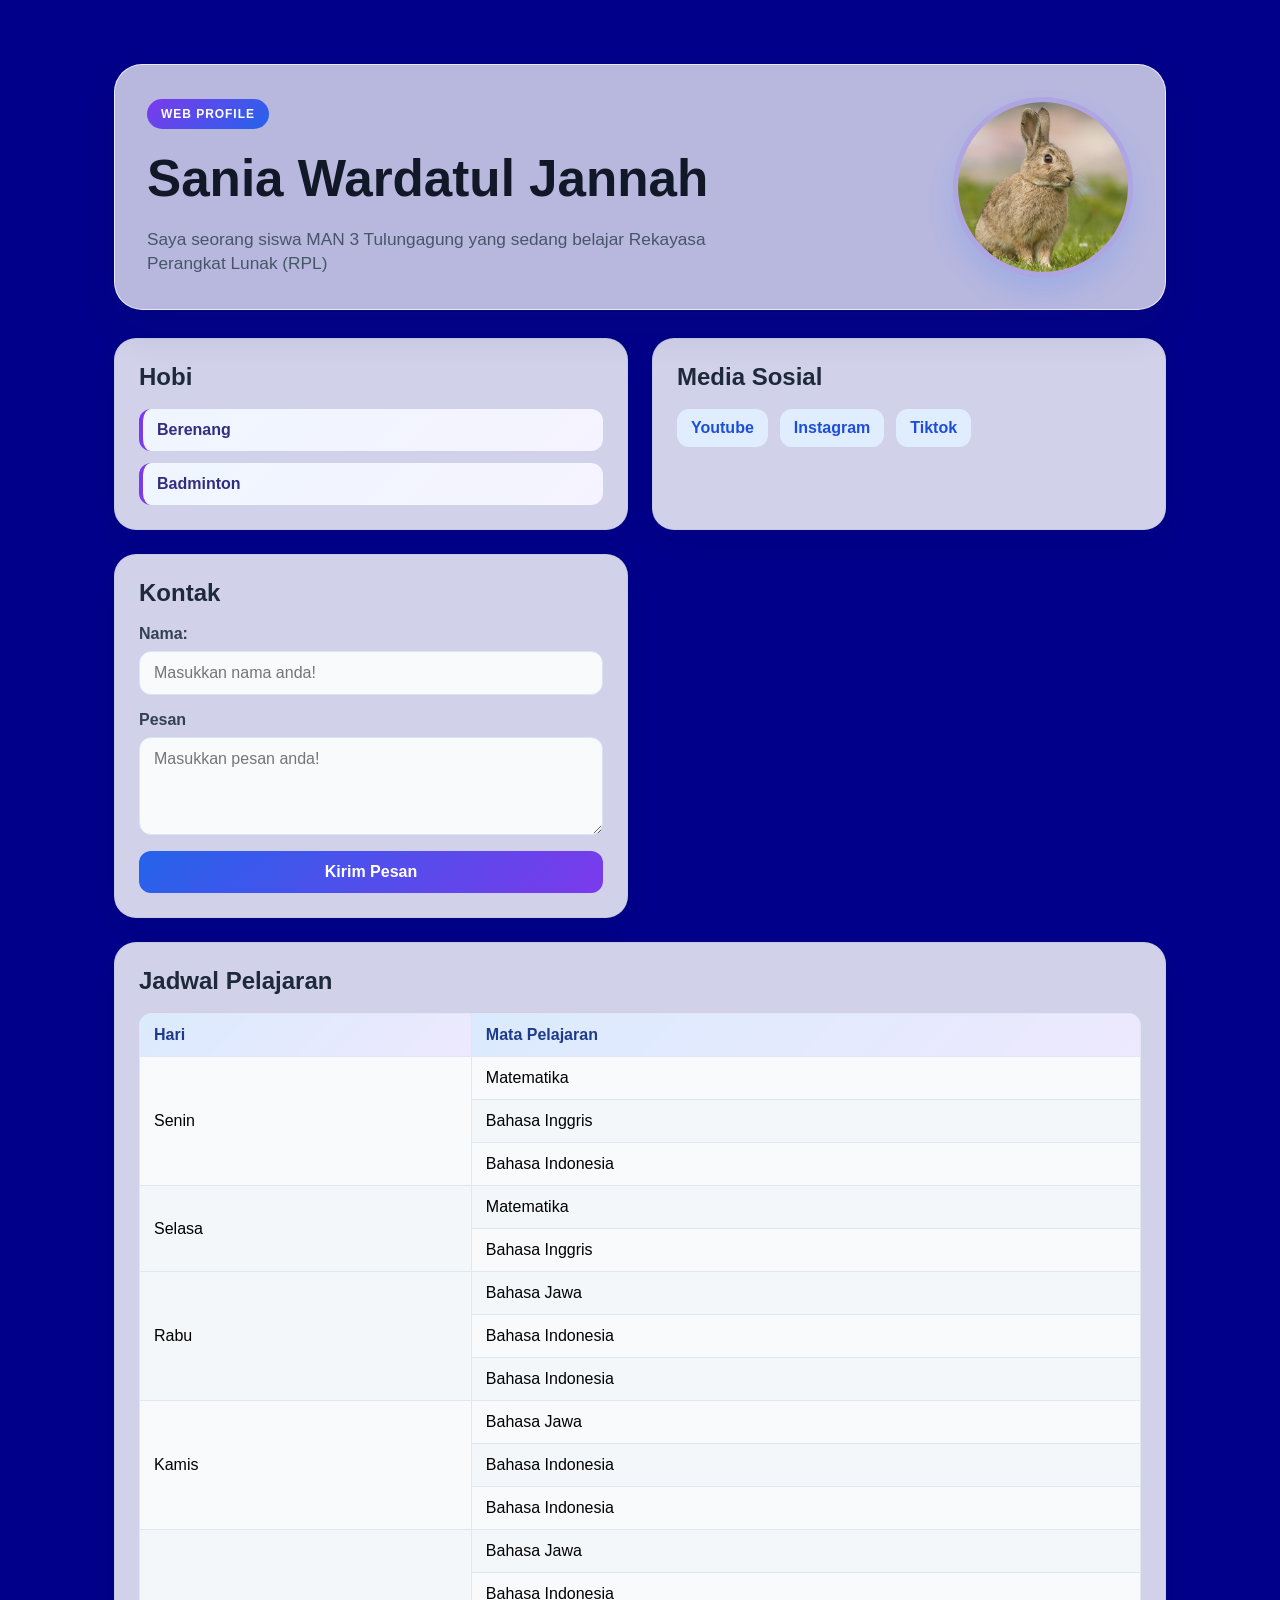
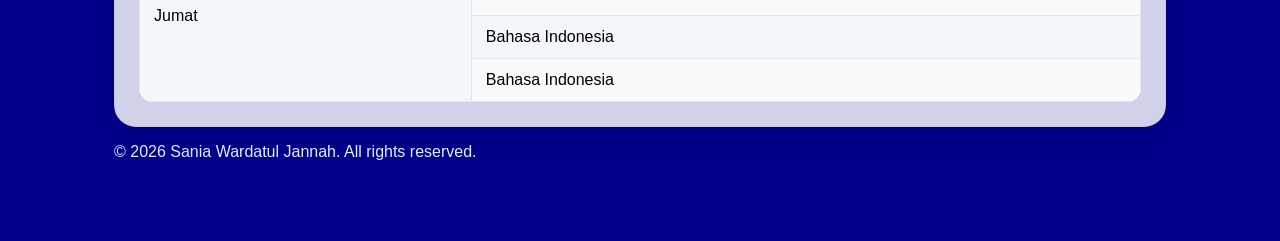
<file: index.html>
<!doctype html>
<html lang="en">
  <head>
    <meta charset="UTF-8" />
    <meta name="viewport" content="width=device-width, initial-scale=1.0" />
    <title>Web Profile</title>
    <link rel="stylesheet" href="style.css" />
  </head>

  <body class="page">
    <header class="hero">
      <div class="profile-content">
        <span class="badge">Web Profile</span>
        <h1 id="text1" class="judul judul-besar">Sania Wardatul Jannah</h1>
        <p id="text2" class="judul">
          Saya seorang siswa MAN 3 Tulungagung yang sedang belajar Rekayasa
          Perangkat Lunak (RPL)
        </p>
      </div>
      <img class="profile-photo" src="./kelinci comel.jpg" alt="photo profile" />
    </header>

    <main class="content-grid">
      <section class="card">
        <h2>Hobi</h2>
        <ul class="hobby-list">
          <li>Berenang</li>
          <li>Badminton</li>
        </ul>
      </section>

      <section class="card">
        <h2>Media Sosial</h2>
        <div class="social-links">
          <a href="#"> Youtube </a>
          <a href="#">Instagram</a>
          <a href="#">Tiktok</a>
        </div>
      </section>

      <section class="card form-card">
        <h2>Kontak</h2>
        <form>
          <div class="field-group">
            <label>Nama:</label>
            <input type="text" placeholder="Masukkan nama anda!" />
          </div>
          <div class="field-group">
            <label>Pesan</label>
            <textarea rows="4" placeholder="Masukkan pesan anda!"></textarea>
          </div>
          <button type="submit">Kirim Pesan</button>
        </form>
      </section>

      <section class="card schedule-card">
        <h2>Jadwal Pelajaran</h2>
        <table>
          <thead>
            <tr>
              <th>Hari</th>
              <th>Mata Pelajaran</th>
            </tr>
          </thead>
          <tbody>
            <tr>
              <td rowspan="3">Senin</td>
              <td>Matematika</td>
            </tr>
            <tr>
              <td>Bahasa Inggris</td>
            </tr>
            <tr>
              <td>Bahasa Indonesia</td>
            </tr>
            <tr>
              <td rowspan="2">Selasa</td>
              <td>Matematika</td>
            </tr>
            <tr>
              <td>Bahasa Inggris</td>
            </tr>
            <tr>
              <td rowspan="3">Rabu</td>
              <td>Bahasa Jawa</td>
            </tr>
            <tr>
              <td>Bahasa Indonesia</td>
            </tr>
            <tr>
              <td>Bahasa Indonesia</td>
            </tr>
            <tr>
              <td rowspan="3">Kamis</td>
              <td>Bahasa Jawa</td>
            </tr>
            <tr>
              <td>Bahasa Indonesia</td>
            </tr>
            <tr>
              <td>Bahasa Indonesia</td>
            </tr>
            <tr>
              <td rowspan="4">Jumat</td>
              <td>Bahasa Jawa</td>
            </tr>
            <tr>
              <td>Bahasa Indonesia</td>
            </tr>
            <tr>
              <td>Bahasa Indonesia</td>
            </tr>
            <tr>
              <td>Bahasa Indonesia</td>
            </tr>
          </tbody>
        </table>
      </section>
    </main>
    <footer class="footer">
      <p>&copy; 2026 Sania Wardatul Jannah. All rights reserved.</p>
    </footer>
  </body>
</html>
</file>
<file: style.css>
* {
  box-sizing: border-box;
}

body {
  margin: 0;
  font-family: 'Segoe UI', Tahoma, Geneva, Verdana, sans-serif;
  background: darkblue;
  color: #e4ecf7;
}

.page {
  max-width: 1100px;
  margin: 40px auto;
  padding: 24px;
}

.hero {
  display: flex;
  align-items: center;
  justify-content: space-between;
  gap: 30px;
  background: rgba(255, 255, 255, 0.72);
  backdrop-filter: blur(10px);
  border: 1px solid rgba(255, 255, 255, 0.7);
  box-shadow: 0 18px 40px rgba(30, 41, 59, 0.12);
  border-radius: 28px;
  padding: 32px;
  margin-bottom: 28px;
}
 
.profile-content {
  flex: 1;
}

.badge {
  display: inline-block;
  background: linear-gradient(135deg, #7c3aed, #2563eb);
  color: white;
  padding: 8px 14px;
  border-radius: 999px;
  font-size: 12px;
  font-weight: 700;
  letter-spacing: 0.08em;
  text-transform: uppercase;
}

.judul {
  margin: 0;
  font-family: 'Plus Jakarta Sans', 'Segoe UI', sans-serif;
  line-height: 1.4;
}

.judul-besar {
  font-size: clamp(2.3rem, 4vw, 4rem);
  font-weight: 800;
  color: #111827;
  margin-top: 14px;
}

#text2 {
  margin-top: 12px;
  max-width: 620px;
  font-size: 1.08rem;
  color: #475569;
  text-align: left;
  background: transparent;
}

.profile-photo {
  width: 180px;
  height: 180px;
  object-fit: cover;
  border-radius: 50%;
  border: 5px solid rgba(124, 58, 237, 0.15);
  box-shadow: 0 16px 30px rgba(59, 130, 246, 0.2);
}

.content-grid {
  display: grid;
  grid-template-columns: repeat(2, minmax(260px, 1fr));
  gap: 24px;
}

.card {
  background: rgba(255, 255, 255, 0.82);
  border: 1px solid rgba(148, 163, 184, 0.18);
  border-radius: 22px;
  padding: 24px;
  box-shadow: 0 12px 28px rgba(15, 23, 42, 0.08);
}

.card h2 {
  margin-top: 0;
  margin-bottom: 18px;
  color: #1e293b;
  font-size: 1.5rem;
}

.hobby-list {
  list-style: none;
  padding: 0;
  margin: 0;
  display: grid;
  gap: 12px;
}

.hobby-list li {
  background: linear-gradient(135deg, #eff6ff, #f5f3ff);
  border-left: 4px solid #7c3aed;
  padding: 12px 14px;
  border-radius: 12px;
  font-weight: 600;
  color: #312e81;
}

.social-links {
  display: flex;
  flex-wrap: wrap;
  gap: 12px;
}

.social-links a {
  text-decoration: none;
  color: #1d4ed8;
  background: #e0edff;
  padding: 10px 14px;
  border-radius: 12px;
  font-weight: 600;
  transition: transform 0.2s ease, box-shadow 0.2s ease;
}

.social-links a:hover {
  transform: translateY(-2px);
  box-shadow: 0 10px 20px rgba(37, 99, 235, 0.15);
}

.form-card form {
  display: grid;
  gap: 16px;
}

.field-group {
  display: grid;
  gap: 8px;
}

.field-group label {
  font-weight: 600;
  color: #334155;
}

.field-group input,
.field-group textarea {
  width: 100%;
  border: 1px solid #dbe4f0;
  border-radius: 12px;
  padding: 12px 14px;
  font: inherit;
  background: #f8fafc;
  color: #0f172a;
  resize: vertical;
}

.field-group input:focus,
.field-group textarea:focus {
  outline: 2px solid rgba(59, 130, 246, 0.2);
  border-color: #60a5fa;
}

button {
  border: none;
  border-radius: 12px;
  padding: 12px 18px;
  font: inherit;
  font-weight: 700;
  color: white;
  background: linear-gradient(135deg, #2563eb, #7c3aed);
  cursor: pointer;
  transition: transform 0.2s ease, box-shadow 0.2s ease;
}

button:hover {
  transform: translateY(-2px);
  box-shadow: 0 12px 24px rgba(124, 58, 237, 0.25);
}

.schedule-card {
  grid-column: 1 / -1;
}

table {
  width: 100%;
  border-collapse: collapse;
  overflow: hidden;
  border-radius: 14px;
  background: #f8fafc;
  color: #000;
}

th,
td {
  border: 1px solid #dfe7f1;
  padding: 12px 14px;
  text-align: left;
}

th {
  background: linear-gradient(135deg, #dbeafe, #ede9fe);
  color: #1e3a8a;
}

tr:nth-child(even) td {
  background: rgba(148, 163, 184, 0.04);
}

@media (max-width: 768px) {
  .hero {
    flex-direction: column;
    text-align: center;
  }

  .profile-copy {
    width: 100%;
  }

  #text2 {
    text-align: center;
    margin-inline: auto;
  }

  .content-grid {
    grid-template-columns: 1fr;
  }
}
</file>
